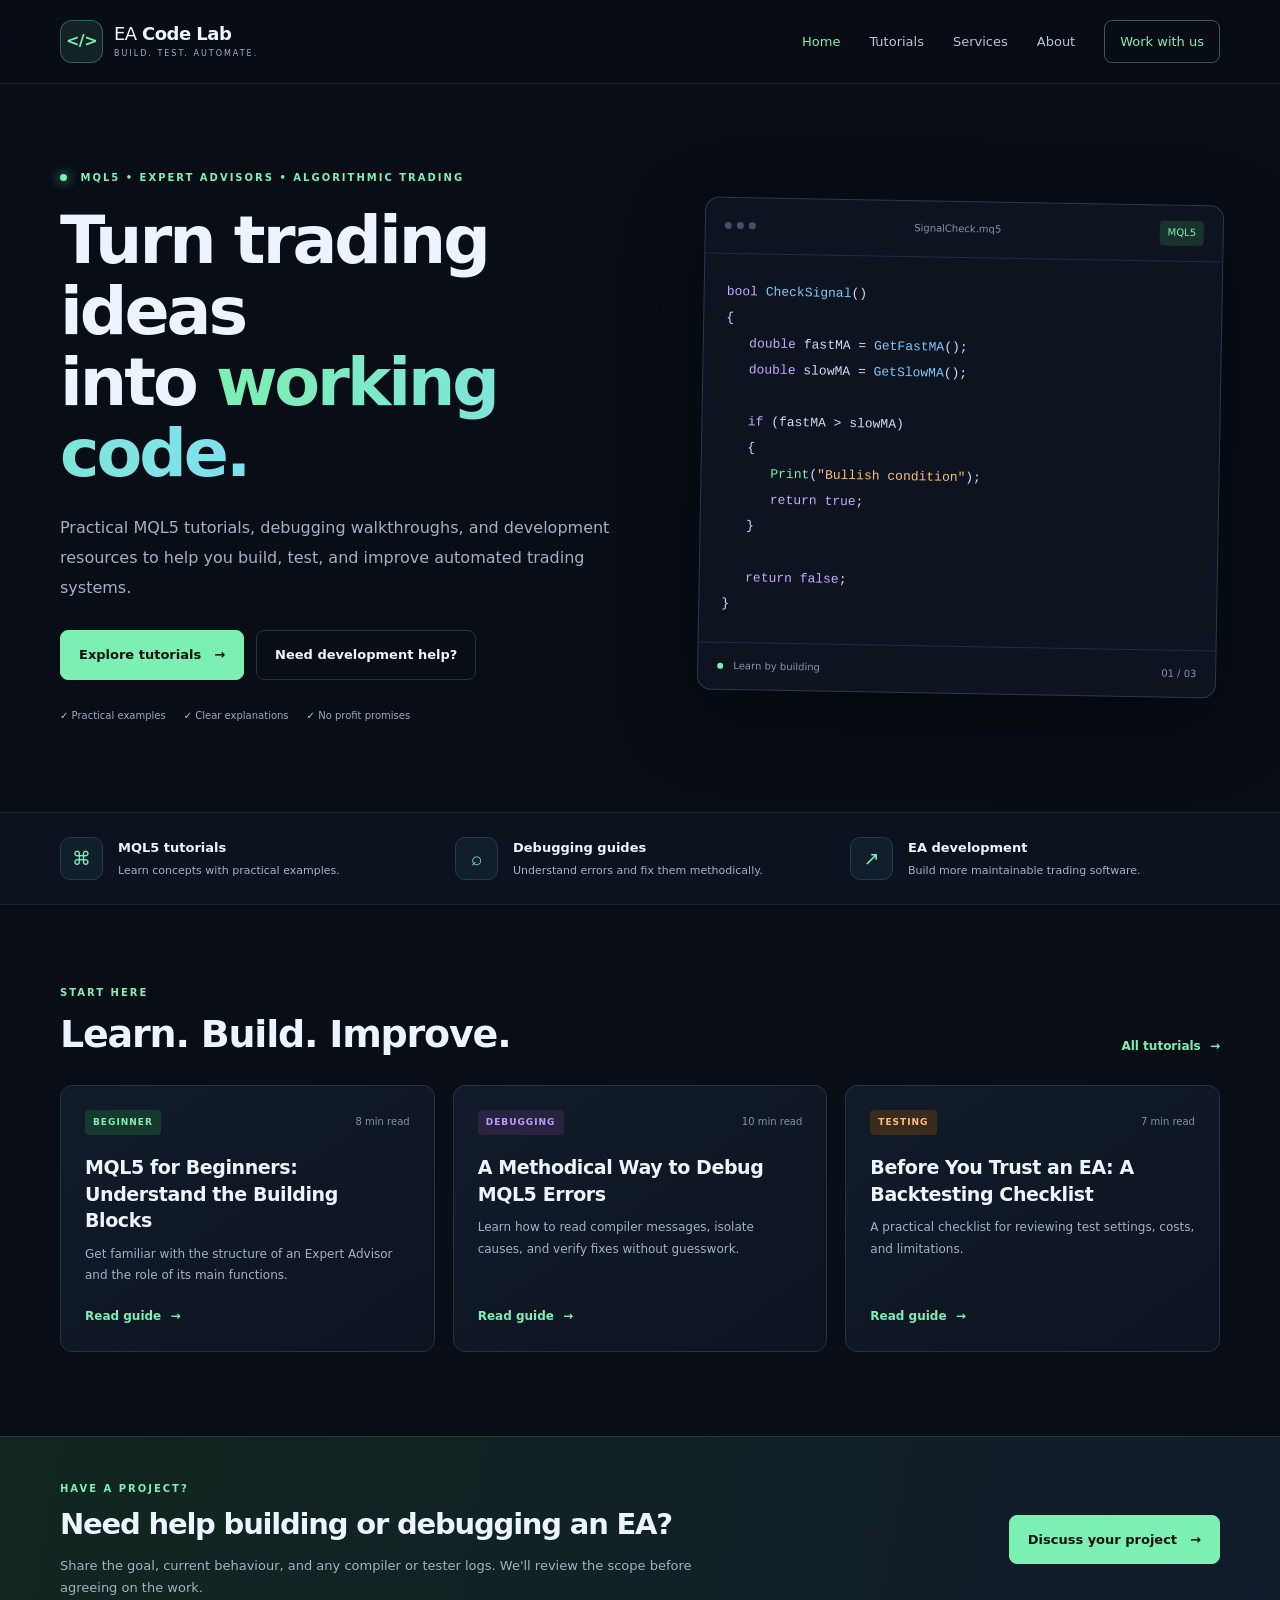
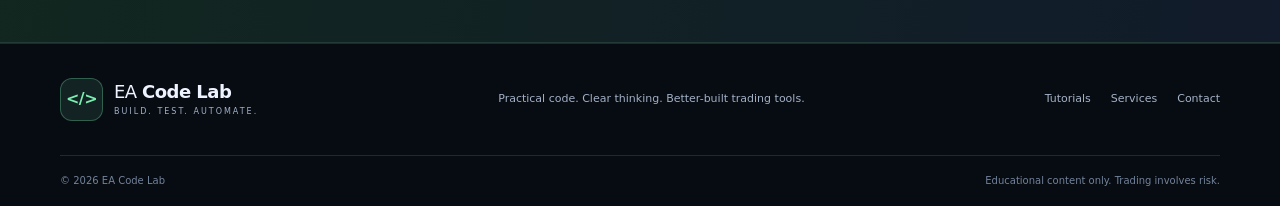
<file: index.html>
<!doctype html>
<html lang="en">
<head>
  <meta charset="utf-8">
  <meta name="viewport" content="width=device-width, initial-scale=1">
  <title>EA Code Lab — Build. Test. Automate.</title>
  <meta name="description" content="Practical MQL5 tutorials, Expert Advisor development, debugging guides, and tools for algorithmic traders and developers.">
  <link rel="stylesheet" href="assets/style.css">
  <script defer src="assets/main.js"></script>
</head>
<body>
<header class="site-header">
  <a class="brand" href="index.html" aria-label="EA Code Lab home"><span class="brand-mark">&lt;/&gt;</span><span>EA <b>Code Lab</b><small>BUILD. TEST. AUTOMATE.</small></span></a>
  <button class="menu-toggle" aria-label="Toggle navigation" aria-expanded="false">☰</button>
  <nav class="nav"><a class="active" href="index.html">Home</a><a href="tutorials.html">Tutorials</a><a href="services.html">Services</a><a href="about.html">About</a><a class="nav-cta" href="contact.html">Work with us</a></nav>
</header>
<main>
  <section class="hero wrap">
    <div class="hero-copy">
      <p class="eyebrow"><span class="pulse"></span> MQL5 • EXPERT ADVISORS • ALGORITHMIC TRADING</p>
      <h1>Turn trading ideas<br>into <span class="gradient-text">working code.</span></h1>
      <p class="hero-text">Practical MQL5 tutorials, debugging walkthroughs, and development resources to help you build, test, and improve automated trading systems.</p>
      <div class="hero-actions"><a class="button button-primary" href="tutorials.html">Explore tutorials <span>→</span></a><a class="button button-ghost" href="services.html">Need development help?</a></div>
      <div class="trust-row"><span>✓ Practical examples</span><span>✓ Clear explanations</span><span>✓ No profit promises</span></div>
    </div>
    <div class="code-card" aria-label="MQL5 code sample">
      <div class="code-top"><div class="window-dots"><i></i><i></i><i></i></div><span>SignalCheck.mq5</span><span class="code-status">MQL5</span></div>
      <pre><code><span class="code-purple">bool</span> <span class="code-blue">CheckSignal</span>()
{
   <span class="code-purple">double</span> fastMA = <span class="code-blue">GetFastMA</span>();
   <span class="code-purple">double</span> slowMA = <span class="code-blue">GetSlowMA</span>();

   <span class="code-purple">if</span> (fastMA &gt; slowMA)
   {
      <span class="code-green">Print</span>(<span class="code-orange">"Bullish condition"</span>);
      <span class="code-purple">return true</span>;
   }

   <span class="code-purple">return false</span>;
}</code></pre>
      <div class="code-bottom"><span><i class="status-dot"></i> Learn by building</span><span>01 / 03</span></div>
    </div>
  </section>
  <section class="feature-strip"><div class="wrap feature-grid"><div><span class="feature-icon">⌘</span><div><b>MQL5 tutorials</b><small>Learn concepts with practical examples.</small></div></div><div><span class="feature-icon">⌕</span><div><b>Debugging guides</b><small>Understand errors and fix them methodically.</small></div></div><div><span class="feature-icon">↗</span><div><b>EA development</b><small>Build more maintainable trading software.</small></div></div></div></section>
  <section class="section wrap">
    <div class="section-heading"><div><p class="eyebrow">START HERE</p><h2>Learn. Build. Improve.</h2></div><a class="text-link" href="tutorials.html">All tutorials <span>→</span></a></div>
    <div class="article-grid">
      <article class="article-card"><div class="article-meta"><span class="tag">BEGINNER</span><span>8 min read</span></div><h3><a href="articles/mql5-beginners.html">MQL5 for Beginners: Understand the Building Blocks</a></h3><p>Get familiar with the structure of an Expert Advisor and the role of its main functions.</p><a class="card-link" href="articles/mql5-beginners.html">Read guide <span>→</span></a></article>
      <article class="article-card"><div class="article-meta"><span class="tag tag-purple">DEBUGGING</span><span>10 min read</span></div><h3><a href="articles/debug-mql5-errors.html">A Methodical Way to Debug MQL5 Errors</a></h3><p>Learn how to read compiler messages, isolate causes, and verify fixes without guesswork.</p><a class="card-link" href="articles/debug-mql5-errors.html">Read guide <span>→</span></a></article>
      <article class="article-card"><div class="article-meta"><span class="tag tag-orange">TESTING</span><span>7 min read</span></div><h3><a href="articles/backtest-ea.html">Before You Trust an EA: A Backtesting Checklist</a></h3><p>A practical checklist for reviewing test settings, costs, and limitations.</p><a class="card-link" href="articles/backtest-ea.html">Read guide <span>→</span></a></article>
    </div>
  </section>
  <section class="cta-band"><div class="wrap cta-inner"><div><p class="eyebrow">HAVE A PROJECT?</p><h2>Need help building or debugging an EA?</h2><p>Share the goal, current behaviour, and any compiler or tester logs. We'll review the scope before agreeing on the work.</p></div><a class="button button-primary" href="contact.html">Discuss your project <span>→</span></a></div></section>
</main>
<footer class="site-footer"><div class="wrap footer-inner"><a class="brand" href="index.html"><span class="brand-mark">&lt;/&gt;</span><span>EA <b>Code Lab</b><small>BUILD. TEST. AUTOMATE.</small></span></a><p>Practical code. Clear thinking. Better-built trading tools.</p><div class="footer-links"><a href="tutorials.html">Tutorials</a><a href="services.html">Services</a><a href="contact.html">Contact</a></div></div><div class="wrap footer-bottom"><span>© <span data-year></span> EA Code Lab</span><span>Educational content only. Trading involves risk.</span></div></footer>
</body></html>
</file>
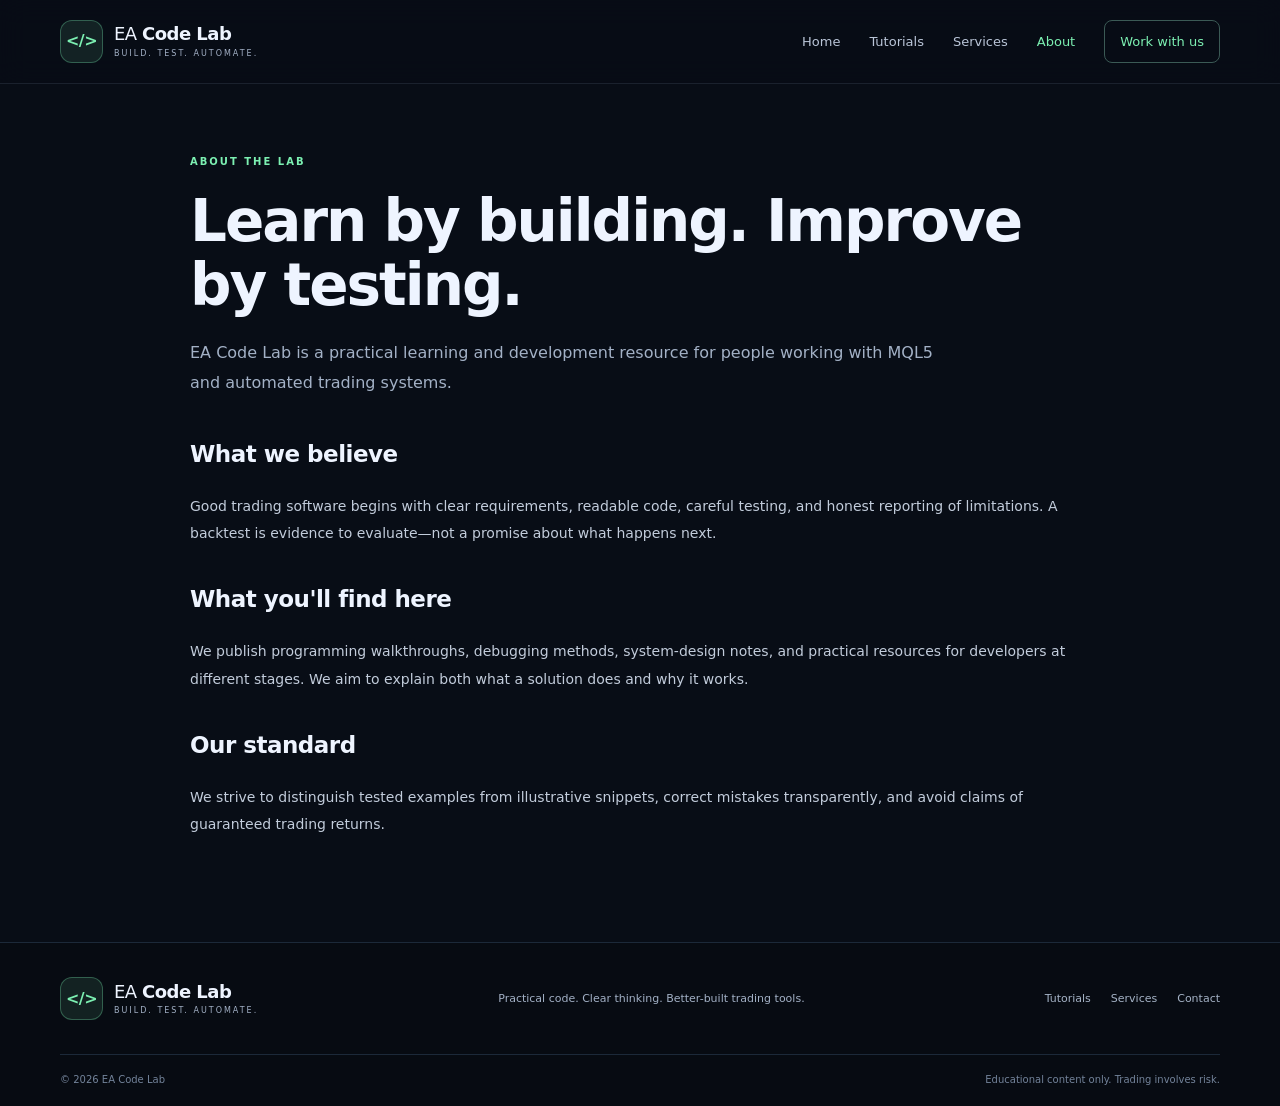
<file: about.html>
<!doctype html>
<html lang="en"><head><meta charset="utf-8"><meta name="viewport" content="width=device-width, initial-scale=1"><title>About EA Code Lab</title><meta name="description" content="EA Code Lab shares practical MQL5 programming lessons and resources for automated trading developers."><link rel="stylesheet" href="assets/style.css"><script defer src="assets/main.js"></script></head>
<body><header class="site-header"><a class="brand" href="index.html"><span class="brand-mark">&lt;/&gt;</span><span>EA <b>Code Lab</b><small>BUILD. TEST. AUTOMATE.</small></span></a><button class="menu-toggle" aria-label="Toggle navigation" aria-expanded="false">☰</button><nav class="nav"><a href="index.html">Home</a><a href="tutorials.html">Tutorials</a><a href="services.html">Services</a><a class="active" href="about.html">About</a><a class="nav-cta" href="contact.html">Work with us</a></nav></header>
<main class="wrap page-main narrow"><p class="eyebrow">ABOUT THE LAB</p><h1 class="page-title">Learn by building. Improve by testing.</h1><p class="page-intro">EA Code Lab is a practical learning and development resource for people working with MQL5 and automated trading systems.</p><div class="prose"><h2>What we believe</h2><p>Good trading software begins with clear requirements, readable code, careful testing, and honest reporting of limitations. A backtest is evidence to evaluate—not a promise about what happens next.</p><h2>What you'll find here</h2><p>We publish programming walkthroughs, debugging methods, system-design notes, and practical resources for developers at different stages. We aim to explain both what a solution does and why it works.</p><h2>Our standard</h2><p>We strive to distinguish tested examples from illustrative snippets, correct mistakes transparently, and avoid claims of guaranteed trading returns.</p></div></main>
<footer class="site-footer"><div class="wrap footer-inner"><a class="brand" href="index.html"><span class="brand-mark">&lt;/&gt;</span><span>EA <b>Code Lab</b><small>BUILD. TEST. AUTOMATE.</small></span></a><p>Practical code. Clear thinking. Better-built trading tools.</p><div class="footer-links"><a href="tutorials.html">Tutorials</a><a href="services.html">Services</a><a href="contact.html">Contact</a></div></div><div class="wrap footer-bottom"><span>© <span data-year></span> EA Code Lab</span><span>Educational content only. Trading involves risk.</span></div></footer></body></html>
</file>
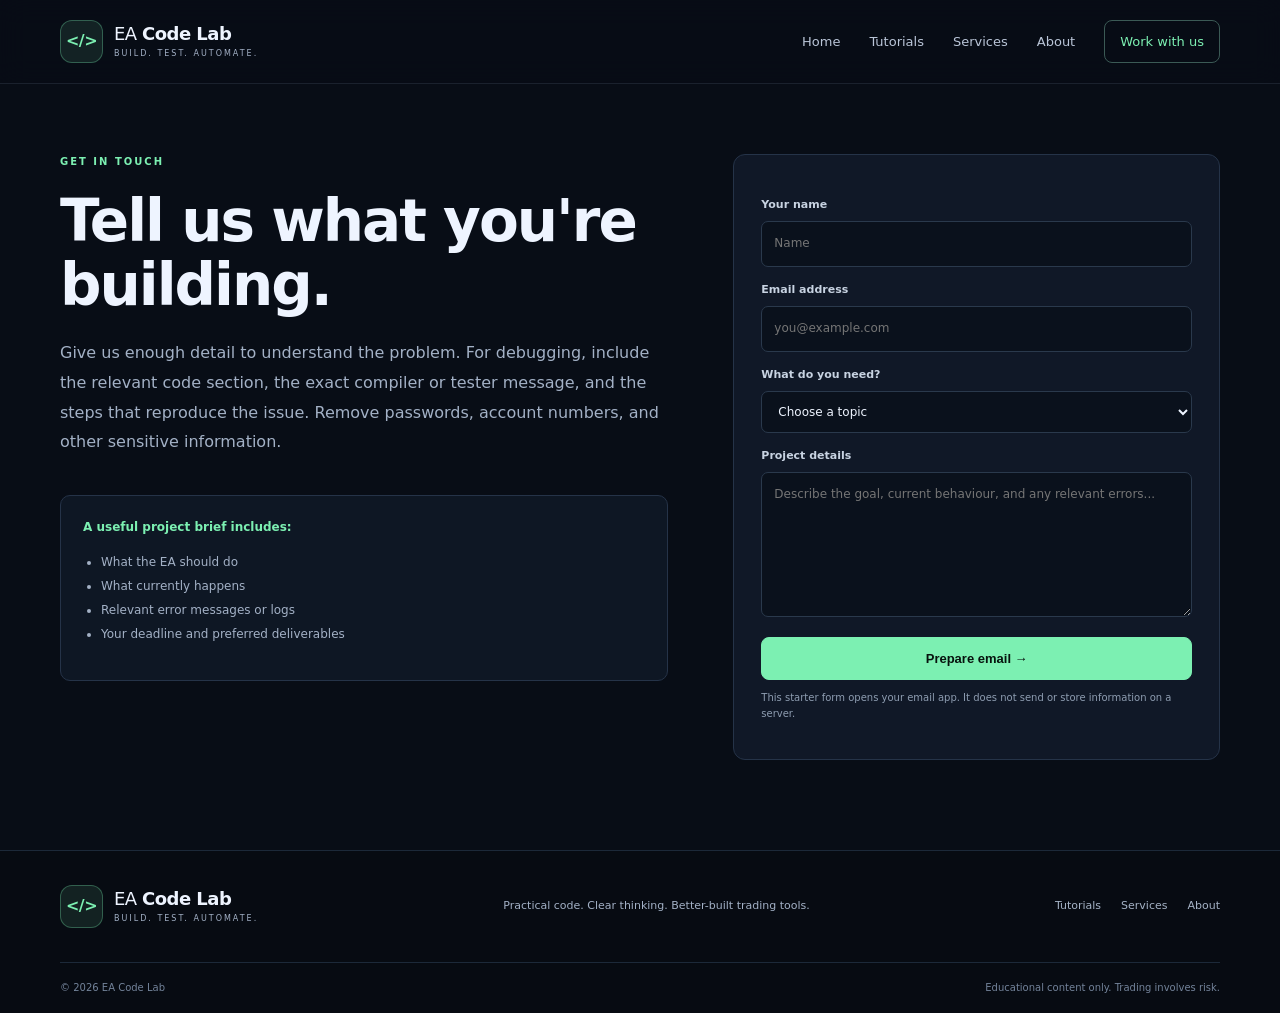
<file: contact.html>
<!doctype html>
<html lang="en"><head><meta charset="utf-8"><meta name="viewport" content="width=device-width, initial-scale=1"><title>Contact EA Code Lab</title><meta name="description" content="Contact EA Code Lab about MQL5 development, debugging, code reviews, or tutorial suggestions."><link rel="stylesheet" href="assets/style.css"><script defer src="assets/main.js"></script></head>
<body><header class="site-header"><a class="brand" href="index.html"><span class="brand-mark">&lt;/&gt;</span><span>EA <b>Code Lab</b><small>BUILD. TEST. AUTOMATE.</small></span></a><button class="menu-toggle" aria-label="Toggle navigation" aria-expanded="false">☰</button><nav class="nav"><a href="index.html">Home</a><a href="tutorials.html">Tutorials</a><a href="services.html">Services</a><a href="about.html">About</a><a class="nav-cta active" href="contact.html">Work with us</a></nav></header>
<main class="wrap page-main contact-layout"><div><p class="eyebrow">GET IN TOUCH</p><h1 class="page-title">Tell us what you're building.</h1><p class="page-intro">Give us enough detail to understand the problem. For debugging, include the relevant code section, the exact compiler or tester message, and the steps that reproduce the issue. Remove passwords, account numbers, and other sensitive information.</p><div class="contact-note"><b>A useful project brief includes:</b><ul><li>What the EA should do</li><li>What currently happens</li><li>Relevant error messages or logs</li><li>Your deadline and preferred deliverables</li></ul></div></div>
<form class="contact-form" id="contact-form"><label for="name">Your name</label><input id="name" name="name" required placeholder="Name"><label for="email">Email address</label><input id="email" name="email" type="email" required placeholder="you@example.com"><label for="topic">What do you need?</label><select id="topic" name="topic" required><option value="">Choose a topic</option><option>EA development</option><option>Debugging / error fixing</option><option>Code review / refactoring</option><option>Tutorial suggestion</option><option>Other enquiry</option></select><label for="message">Project details</label><textarea id="message" name="message" rows="6" required placeholder="Describe the goal, current behaviour, and any relevant errors..."></textarea><button class="button button-primary button-full" type="submit">Prepare email →</button><p class="form-help">This starter form opens your email app. It does not send or store information on a server.</p></form></main>
<footer class="site-footer"><div class="wrap footer-inner"><a class="brand" href="index.html"><span class="brand-mark">&lt;/&gt;</span><span>EA <b>Code Lab</b><small>BUILD. TEST. AUTOMATE.</small></span></a><p>Practical code. Clear thinking. Better-built trading tools.</p><div class="footer-links"><a href="tutorials.html">Tutorials</a><a href="services.html">Services</a><a href="about.html">About</a></div></div><div class="wrap footer-bottom"><span>© <span data-year></span> EA Code Lab</span><span>Educational content only. Trading involves risk.</span></div></footer></body></html>
</file>
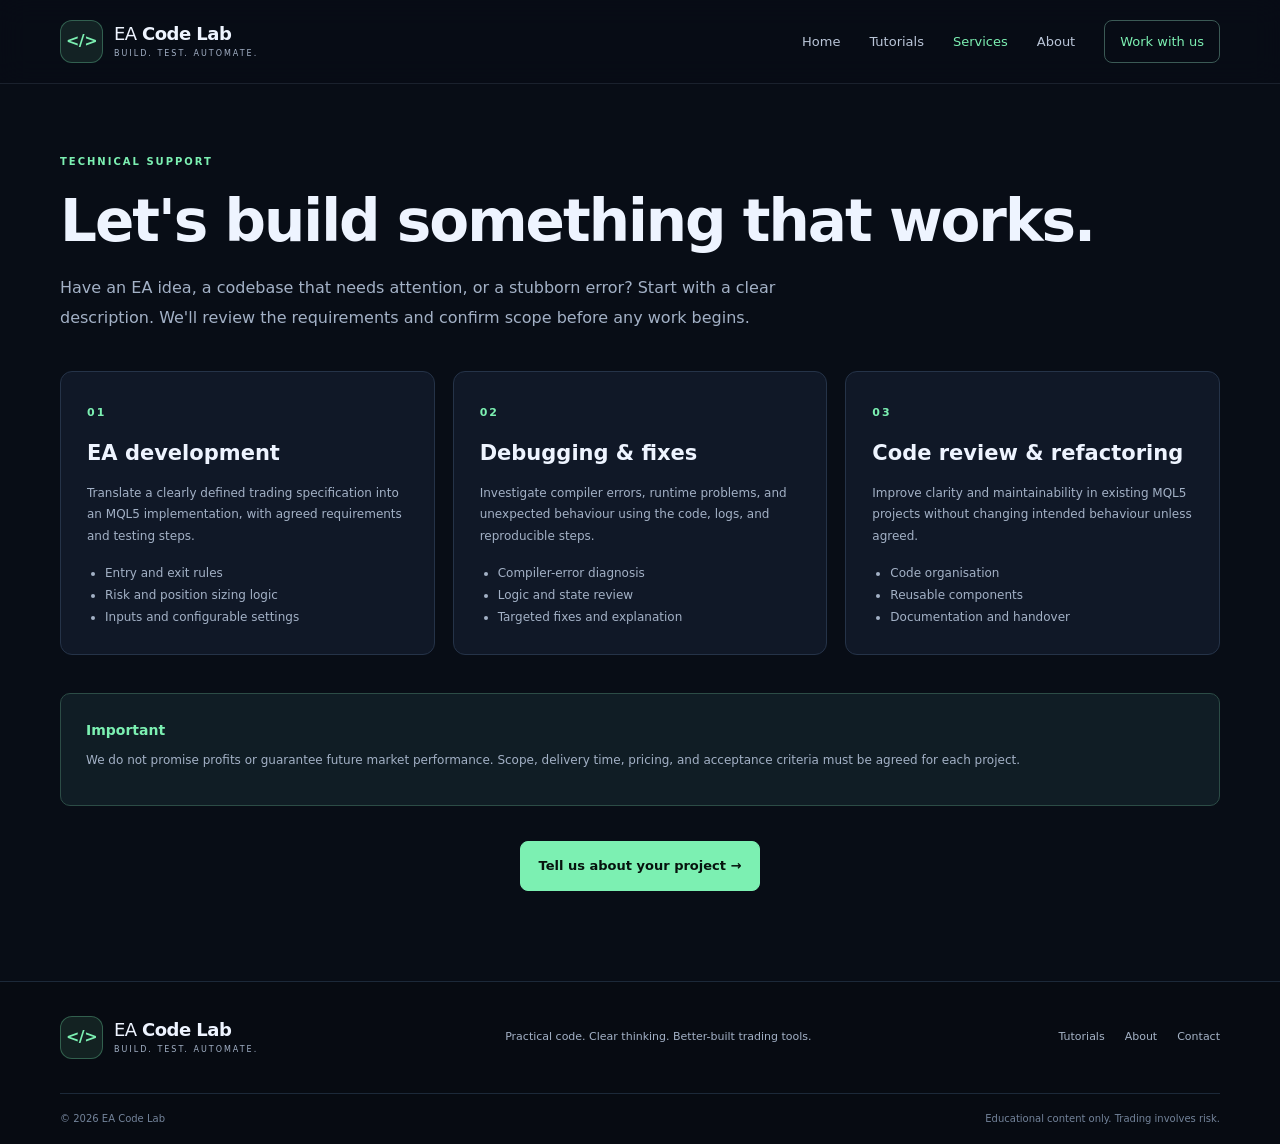
<file: services.html>
<!doctype html>
<html lang="en"><head><meta charset="utf-8"><meta name="viewport" content="width=device-width, initial-scale=1"><title>MQL5 Development Services — EA Code Lab</title><meta name="description" content="Discuss MQL5 Expert Advisor development, debugging, code review, and refactoring with EA Code Lab."><link rel="stylesheet" href="assets/style.css"><script defer src="assets/main.js"></script></head>
<body><header class="site-header"><a class="brand" href="index.html"><span class="brand-mark">&lt;/&gt;</span><span>EA <b>Code Lab</b><small>BUILD. TEST. AUTOMATE.</small></span></a><button class="menu-toggle" aria-label="Toggle navigation" aria-expanded="false">☰</button><nav class="nav"><a href="index.html">Home</a><a href="tutorials.html">Tutorials</a><a class="active" href="services.html">Services</a><a href="about.html">About</a><a class="nav-cta" href="contact.html">Work with us</a></nav></header>
<main class="wrap page-main"><p class="eyebrow">TECHNICAL SUPPORT</p><h1 class="page-title">Let's build something that works.</h1><p class="page-intro">Have an EA idea, a codebase that needs attention, or a stubborn error? Start with a clear description. We'll review the requirements and confirm scope before any work begins.</p>
<div class="service-grid"><section class="service-card"><span class="service-number">01</span><h2>EA development</h2><p>Translate a clearly defined trading specification into an MQL5 implementation, with agreed requirements and testing steps.</p><ul><li>Entry and exit rules</li><li>Risk and position sizing logic</li><li>Inputs and configurable settings</li></ul></section><section class="service-card"><span class="service-number">02</span><h2>Debugging & fixes</h2><p>Investigate compiler errors, runtime problems, and unexpected behaviour using the code, logs, and reproducible steps.</p><ul><li>Compiler-error diagnosis</li><li>Logic and state review</li><li>Targeted fixes and explanation</li></ul></section><section class="service-card"><span class="service-number">03</span><h2>Code review & refactoring</h2><p>Improve clarity and maintainability in existing MQL5 projects without changing intended behaviour unless agreed.</p><ul><li>Code organisation</li><li>Reusable components</li><li>Documentation and handover</li></ul></section></div>
<div class="notice"><b>Important</b><p>We do not promise profits or guarantee future market performance. Scope, delivery time, pricing, and acceptance criteria must be agreed for each project.</p></div><div class="center-action"><a class="button button-primary" href="contact.html">Tell us about your project →</a></div></main>
<footer class="site-footer"><div class="wrap footer-inner"><a class="brand" href="index.html"><span class="brand-mark">&lt;/&gt;</span><span>EA <b>Code Lab</b><small>BUILD. TEST. AUTOMATE.</small></span></a><p>Practical code. Clear thinking. Better-built trading tools.</p><div class="footer-links"><a href="tutorials.html">Tutorials</a><a href="about.html">About</a><a href="contact.html">Contact</a></div></div><div class="wrap footer-bottom"><span>© <span data-year></span> EA Code Lab</span><span>Educational content only. Trading involves risk.</span></div></footer></body></html>
</file>
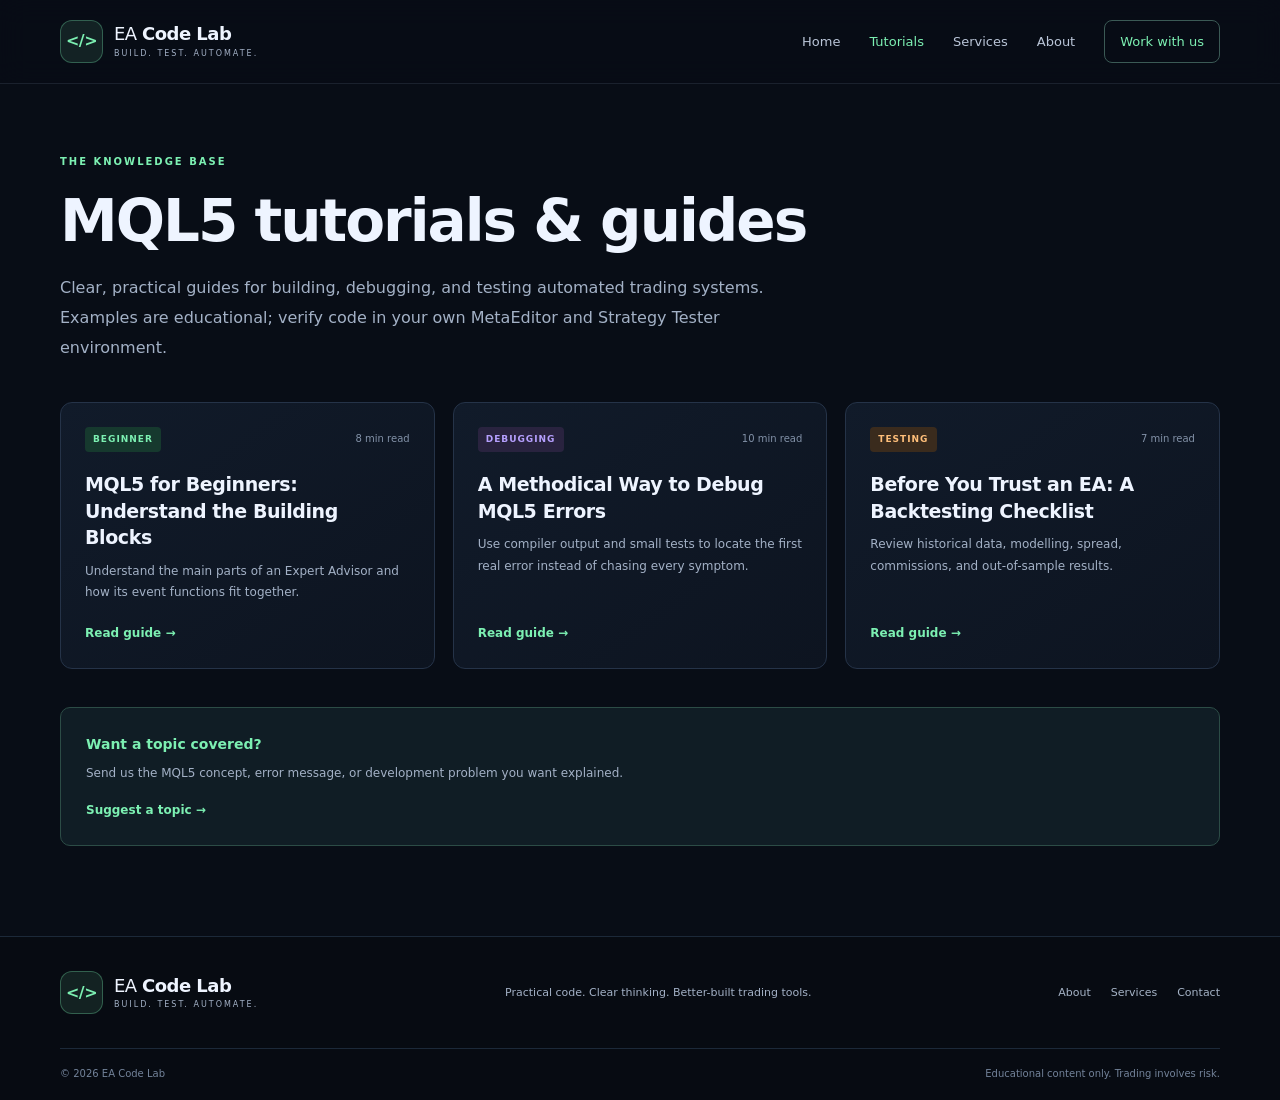
<file: tutorials.html>
<!doctype html>
<html lang="en"><head><meta charset="utf-8"><meta name="viewport" content="width=device-width, initial-scale=1"><title>MQL5 Tutorials — EA Code Lab</title><meta name="description" content="Practical MQL5 programming, debugging, and Expert Advisor testing tutorials."><link rel="stylesheet" href="assets/style.css"><script defer src="assets/main.js"></script></head>
<body><header class="site-header"><a class="brand" href="index.html"><span class="brand-mark">&lt;/&gt;</span><span>EA <b>Code Lab</b><small>BUILD. TEST. AUTOMATE.</small></span></a><button class="menu-toggle" aria-label="Toggle navigation" aria-expanded="false">☰</button><nav class="nav"><a href="index.html">Home</a><a class="active" href="tutorials.html">Tutorials</a><a href="services.html">Services</a><a href="about.html">About</a><a class="nav-cta" href="contact.html">Work with us</a></nav></header>
<main class="wrap page-main"><p class="eyebrow">THE KNOWLEDGE BASE</p><h1 class="page-title">MQL5 tutorials & guides</h1><p class="page-intro">Clear, practical guides for building, debugging, and testing automated trading systems. Examples are educational; verify code in your own MetaEditor and Strategy Tester environment.</p>
<div class="article-grid article-grid-page">
<article class="article-card"><div class="article-meta"><span class="tag">BEGINNER</span><span>8 min read</span></div><h3><a href="articles/mql5-beginners.html">MQL5 for Beginners: Understand the Building Blocks</a></h3><p>Understand the main parts of an Expert Advisor and how its event functions fit together.</p><a class="card-link" href="articles/mql5-beginners.html">Read guide →</a></article>
<article class="article-card"><div class="article-meta"><span class="tag tag-purple">DEBUGGING</span><span>10 min read</span></div><h3><a href="articles/debug-mql5-errors.html">A Methodical Way to Debug MQL5 Errors</a></h3><p>Use compiler output and small tests to locate the first real error instead of chasing every symptom.</p><a class="card-link" href="articles/debug-mql5-errors.html">Read guide →</a></article>
<article class="article-card"><div class="article-meta"><span class="tag tag-orange">TESTING</span><span>7 min read</span></div><h3><a href="articles/backtest-ea.html">Before You Trust an EA: A Backtesting Checklist</a></h3><p>Review historical data, modelling, spread, commissions, and out-of-sample results.</p><a class="card-link" href="articles/backtest-ea.html">Read guide →</a></article>
</div><div class="notice"><b>Want a topic covered?</b><p>Send us the MQL5 concept, error message, or development problem you want explained.</p><a class="text-link" href="contact.html">Suggest a topic →</a></div></main>
<footer class="site-footer"><div class="wrap footer-inner"><a class="brand" href="index.html"><span class="brand-mark">&lt;/&gt;</span><span>EA <b>Code Lab</b><small>BUILD. TEST. AUTOMATE.</small></span></a><p>Practical code. Clear thinking. Better-built trading tools.</p><div class="footer-links"><a href="about.html">About</a><a href="services.html">Services</a><a href="contact.html">Contact</a></div></div><div class="wrap footer-bottom"><span>© <span data-year></span> EA Code Lab</span><span>Educational content only. Trading involves risk.</span></div></footer></body></html>
</file>
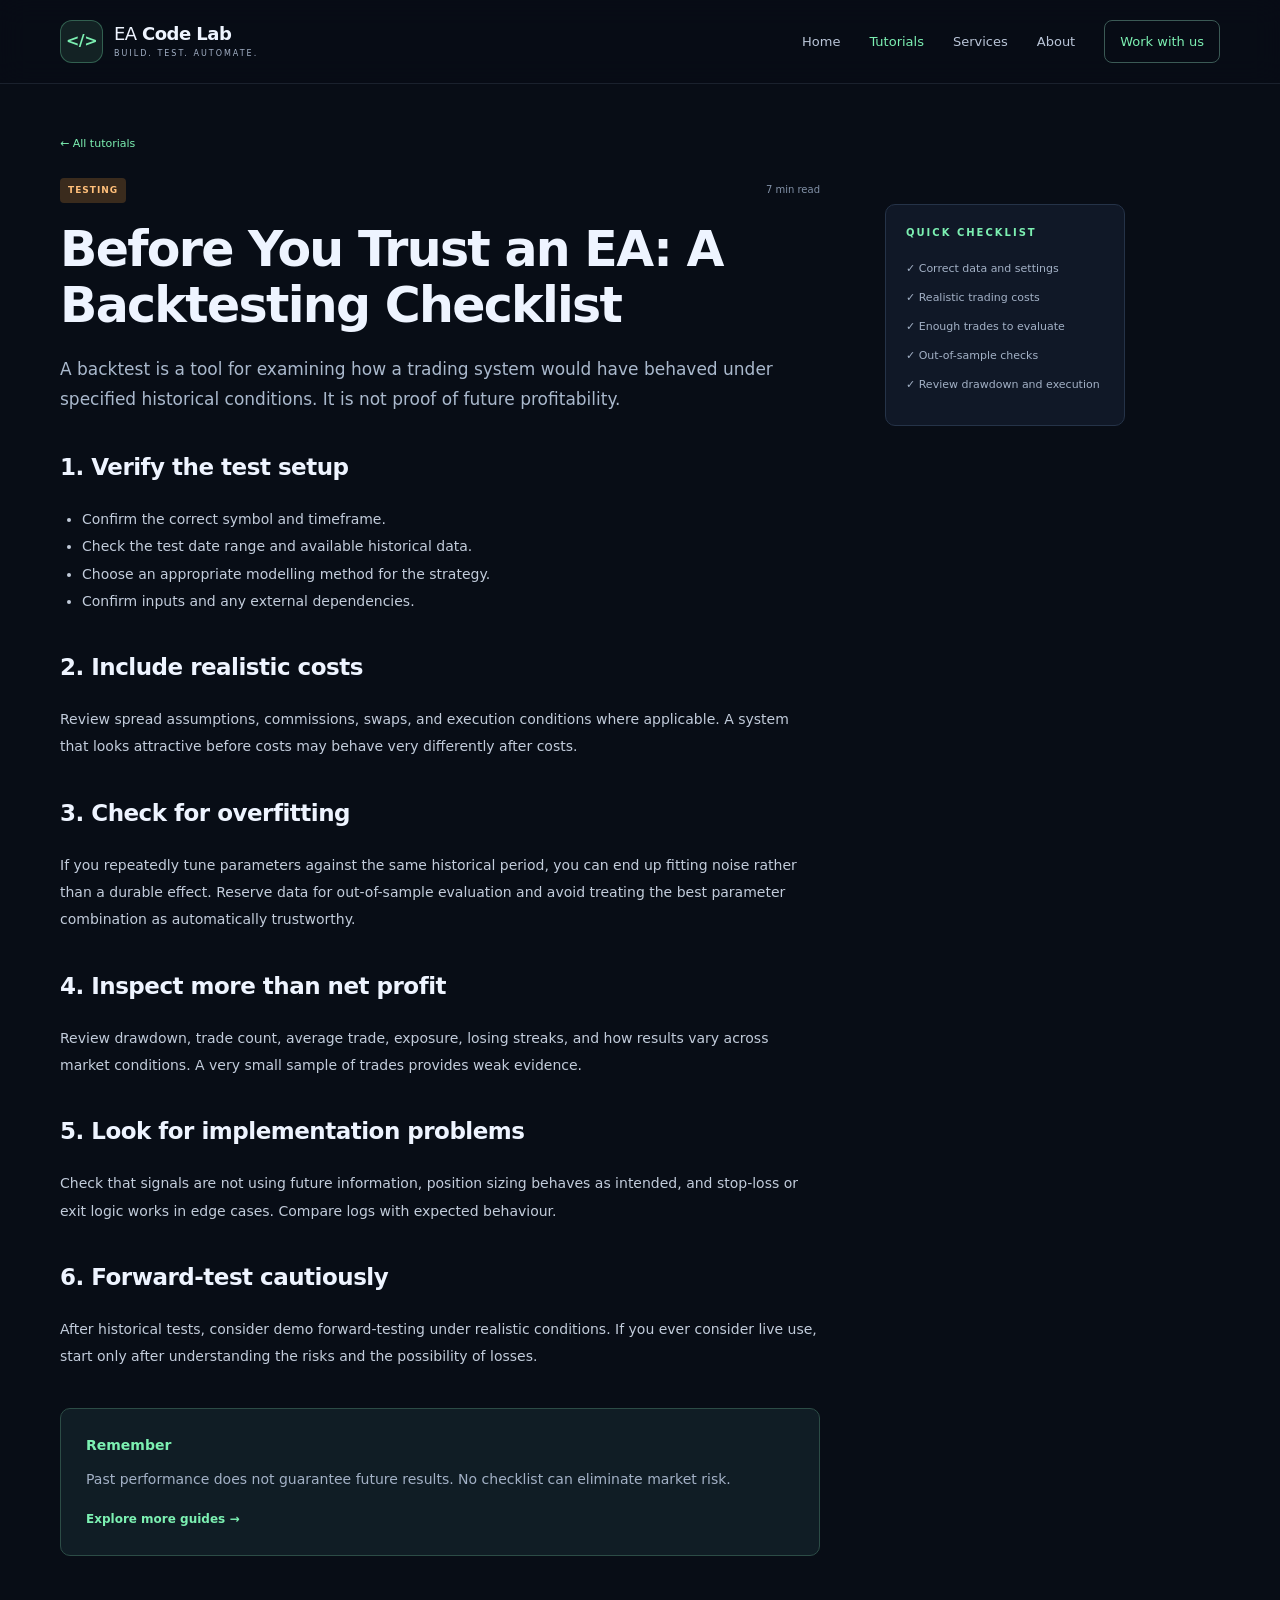
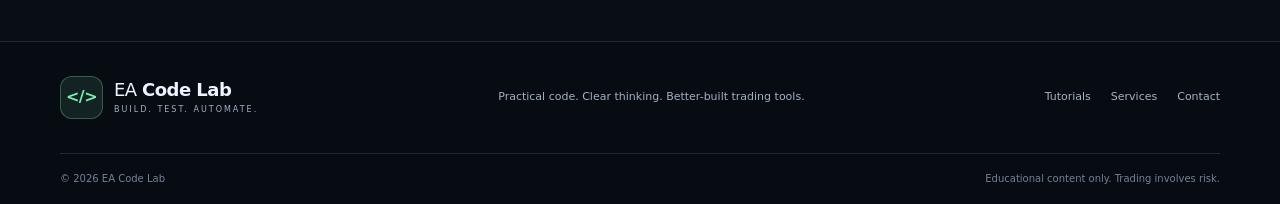
<file: articles/backtest-ea.html>
<!doctype html>
<html lang="en"><head><meta charset="utf-8"><meta name="viewport" content="width=device-width, initial-scale=1"><title>Before You Trust an EA: A Backtesting Checklist — EA Code Lab</title><meta name="description" content="A practical checklist for evaluating Expert Advisor backtests, costs, data quality, and overfitting risks."><link rel="stylesheet" href="../assets/style.css"><script defer src="../assets/main.js"></script></head><body><header class="site-header"><a class="brand" href="../index.html"><span class="brand-mark">&lt;/&gt;</span><span>EA <b>Code Lab</b><small>BUILD. TEST. AUTOMATE.</small></span></a><button class="menu-toggle" aria-label="Toggle navigation" aria-expanded="false">☰</button><nav class="nav"><a href="../index.html">Home</a><a class="active" href="../tutorials.html">Tutorials</a><a href="../services.html">Services</a><a href="../about.html">About</a><a class="nav-cta" href="../contact.html">Work with us</a></nav></header>
<main class="wrap article-layout"><article class="prose article-prose"><a class="back-link" href="../tutorials.html">← All tutorials</a><div class="article-meta"><span class="tag tag-orange">TESTING</span><span>7 min read</span></div><h1>Before You Trust an EA: A Backtesting Checklist</h1><p class="article-lead">A backtest is a tool for examining how a trading system would have behaved under specified historical conditions. It is not proof of future profitability.</p>
<h2>1. Verify the test setup</h2><ul><li>Confirm the correct symbol and timeframe.</li><li>Check the test date range and available historical data.</li><li>Choose an appropriate modelling method for the strategy.</li><li>Confirm inputs and any external dependencies.</li></ul>
<h2>2. Include realistic costs</h2><p>Review spread assumptions, commissions, swaps, and execution conditions where applicable. A system that looks attractive before costs may behave very differently after costs.</p>
<h2>3. Check for overfitting</h2><p>If you repeatedly tune parameters against the same historical period, you can end up fitting noise rather than a durable effect. Reserve data for out-of-sample evaluation and avoid treating the best parameter combination as automatically trustworthy.</p>
<h2>4. Inspect more than net profit</h2><p>Review drawdown, trade count, average trade, exposure, losing streaks, and how results vary across market conditions. A very small sample of trades provides weak evidence.</p>
<h2>5. Look for implementation problems</h2><p>Check that signals are not using future information, position sizing behaves as intended, and stop-loss or exit logic works in edge cases. Compare logs with expected behaviour.</p>
<h2>6. Forward-test cautiously</h2><p>After historical tests, consider demo forward-testing under realistic conditions. If you ever consider live use, start only after understanding the risks and the possibility of losses.</p>
<div class="notice"><b>Remember</b><p>Past performance does not guarantee future results. No checklist can eliminate market risk.</p><a class="text-link" href="../tutorials.html">Explore more guides →</a></div></article><aside class="article-sidebar"><div class="sidebar-card"><p class="eyebrow">QUICK CHECKLIST</p><p>✓ Correct data and settings</p><p>✓ Realistic trading costs</p><p>✓ Enough trades to evaluate</p><p>✓ Out-of-sample checks</p><p>✓ Review drawdown and execution</p></div></aside></main>
<footer class="site-footer"><div class="wrap footer-inner"><a class="brand" href="../index.html"><span class="brand-mark">&lt;/&gt;</span><span>EA <b>Code Lab</b><small>BUILD. TEST. AUTOMATE.</small></span></a><p>Practical code. Clear thinking. Better-built trading tools.</p><div class="footer-links"><a href="../tutorials.html">Tutorials</a><a href="../services.html">Services</a><a href="../contact.html">Contact</a></div></div><div class="wrap footer-bottom"><span>© <span data-year></span> EA Code Lab</span><span>Educational content only. Trading involves risk.</span></div></footer></body></html>
</file>
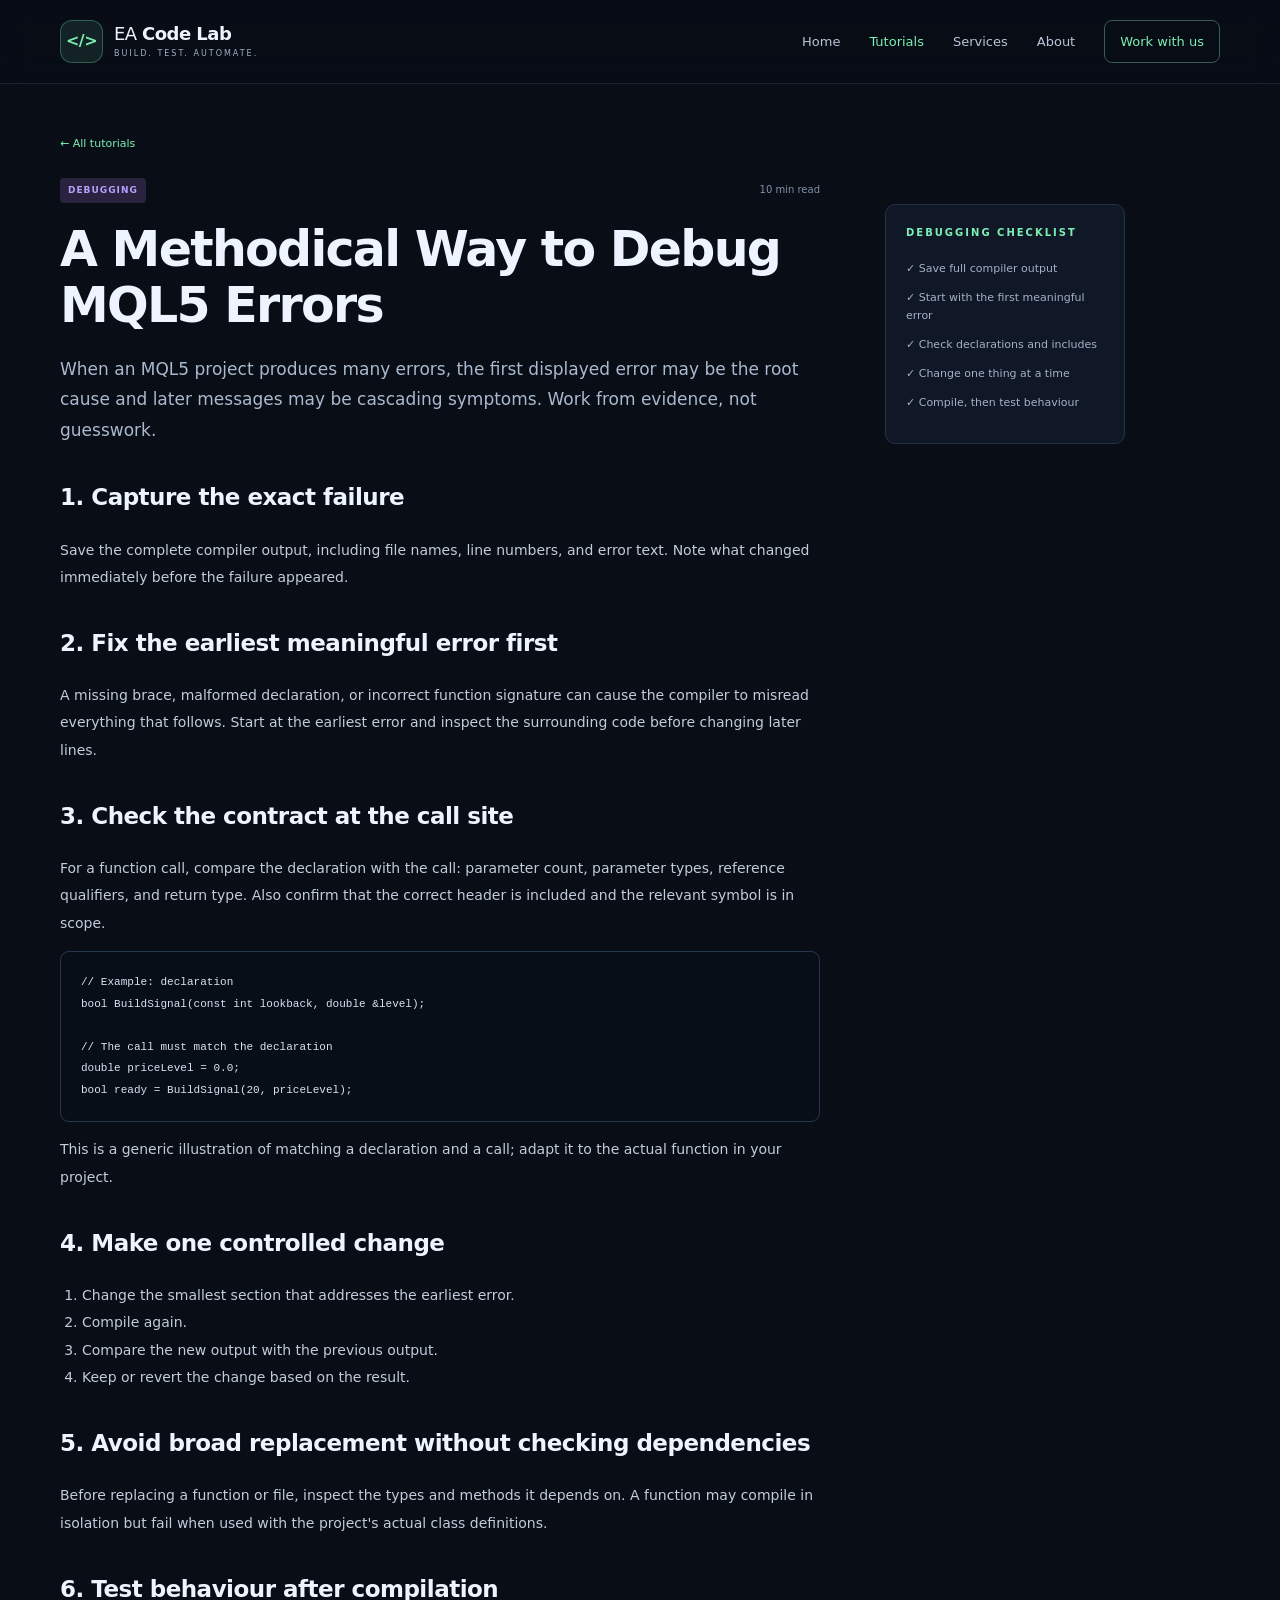
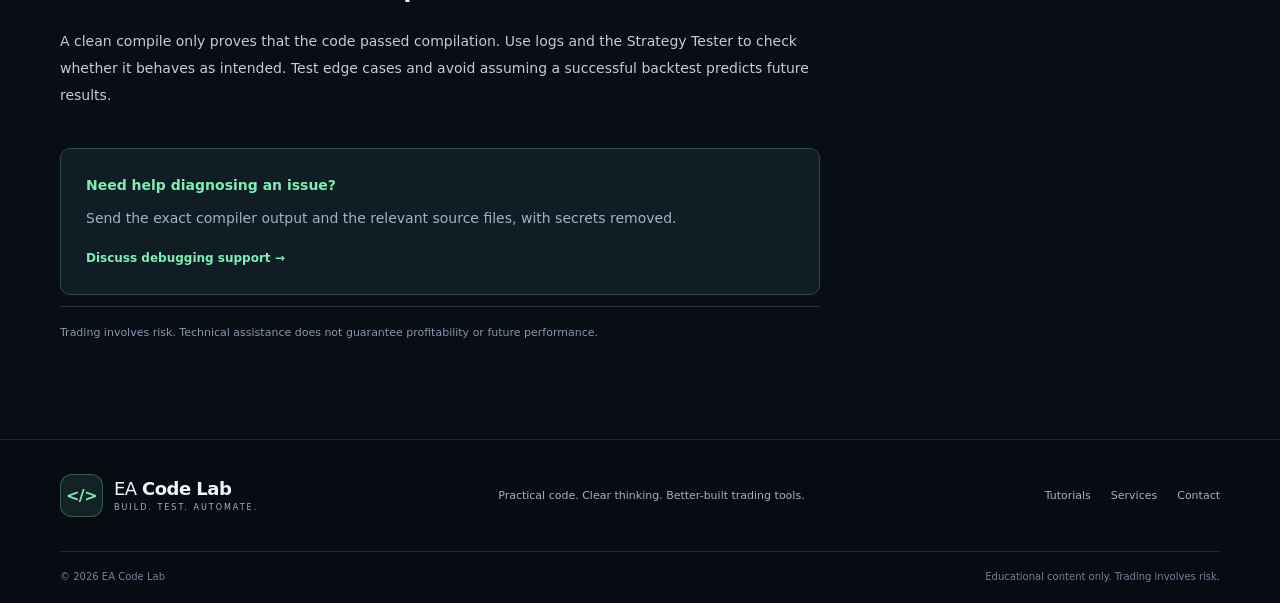
<file: articles/debug-mql5-errors.html>
<!doctype html>
<html lang="en"><head><meta charset="utf-8"><meta name="viewport" content="width=device-width, initial-scale=1"><title>A Methodical Way to Debug MQL5 Errors — EA Code Lab</title><meta name="description" content="A repeatable process for investigating MQL5 compiler errors and avoiding fixes based on guesswork."><link rel="stylesheet" href="../assets/style.css"><script defer src="../assets/main.js"></script></head><body><header class="site-header"><a class="brand" href="../index.html"><span class="brand-mark">&lt;/&gt;</span><span>EA <b>Code Lab</b><small>BUILD. TEST. AUTOMATE.</small></span></a><button class="menu-toggle" aria-label="Toggle navigation" aria-expanded="false">☰</button><nav class="nav"><a href="../index.html">Home</a><a class="active" href="../tutorials.html">Tutorials</a><a href="../services.html">Services</a><a href="../about.html">About</a><a class="nav-cta" href="../contact.html">Work with us</a></nav></header>
<main class="wrap article-layout"><article class="prose article-prose"><a class="back-link" href="../tutorials.html">← All tutorials</a><div class="article-meta"><span class="tag tag-purple">DEBUGGING</span><span>10 min read</span></div><h1>A Methodical Way to Debug MQL5 Errors</h1><p class="article-lead">When an MQL5 project produces many errors, the first displayed error may be the root cause and later messages may be cascading symptoms. Work from evidence, not guesswork.</p>
<h2>1. Capture the exact failure</h2><p>Save the complete compiler output, including file names, line numbers, and error text. Note what changed immediately before the failure appeared.</p>
<h2>2. Fix the earliest meaningful error first</h2><p>A missing brace, malformed declaration, or incorrect function signature can cause the compiler to misread everything that follows. Start at the earliest error and inspect the surrounding code before changing later lines.</p>
<h2>3. Check the contract at the call site</h2><p>For a function call, compare the declaration with the call: parameter count, parameter types, reference qualifiers, and return type. Also confirm that the correct header is included and the relevant symbol is in scope.</p>
<pre><code>// Example: declaration
bool BuildSignal(const int lookback, double &amp;level);

// The call must match the declaration
double priceLevel = 0.0;
bool ready = BuildSignal(20, priceLevel);</code></pre>
<p>This is a generic illustration of matching a declaration and a call; adapt it to the actual function in your project.</p>
<h2>4. Make one controlled change</h2><ol><li>Change the smallest section that addresses the earliest error.</li><li>Compile again.</li><li>Compare the new output with the previous output.</li><li>Keep or revert the change based on the result.</li></ol>
<h2>5. Avoid broad replacement without checking dependencies</h2><p>Before replacing a function or file, inspect the types and methods it depends on. A function may compile in isolation but fail when used with the project's actual class definitions.</p>
<h2>6. Test behaviour after compilation</h2><p>A clean compile only proves that the code passed compilation. Use logs and the Strategy Tester to check whether it behaves as intended. Test edge cases and avoid assuming a successful backtest predicts future results.</p>
<div class="notice"><b>Need help diagnosing an issue?</b><p>Send the exact compiler output and the relevant source files, with secrets removed.</p><a class="text-link" href="../contact.html">Discuss debugging support →</a></div><p class="disclaimer">Trading involves risk. Technical assistance does not guarantee profitability or future performance.</p></article><aside class="article-sidebar"><div class="sidebar-card"><p class="eyebrow">DEBUGGING CHECKLIST</p><p>✓ Save full compiler output</p><p>✓ Start with the first meaningful error</p><p>✓ Check declarations and includes</p><p>✓ Change one thing at a time</p><p>✓ Compile, then test behaviour</p></div></aside></main>
<footer class="site-footer"><div class="wrap footer-inner"><a class="brand" href="../index.html"><span class="brand-mark">&lt;/&gt;</span><span>EA <b>Code Lab</b><small>BUILD. TEST. AUTOMATE.</small></span></a><p>Practical code. Clear thinking. Better-built trading tools.</p><div class="footer-links"><a href="../tutorials.html">Tutorials</a><a href="../services.html">Services</a><a href="../contact.html">Contact</a></div></div><div class="wrap footer-bottom"><span>© <span data-year></span> EA Code Lab</span><span>Educational content only. Trading involves risk.</span></div></footer></body></html>
</file>
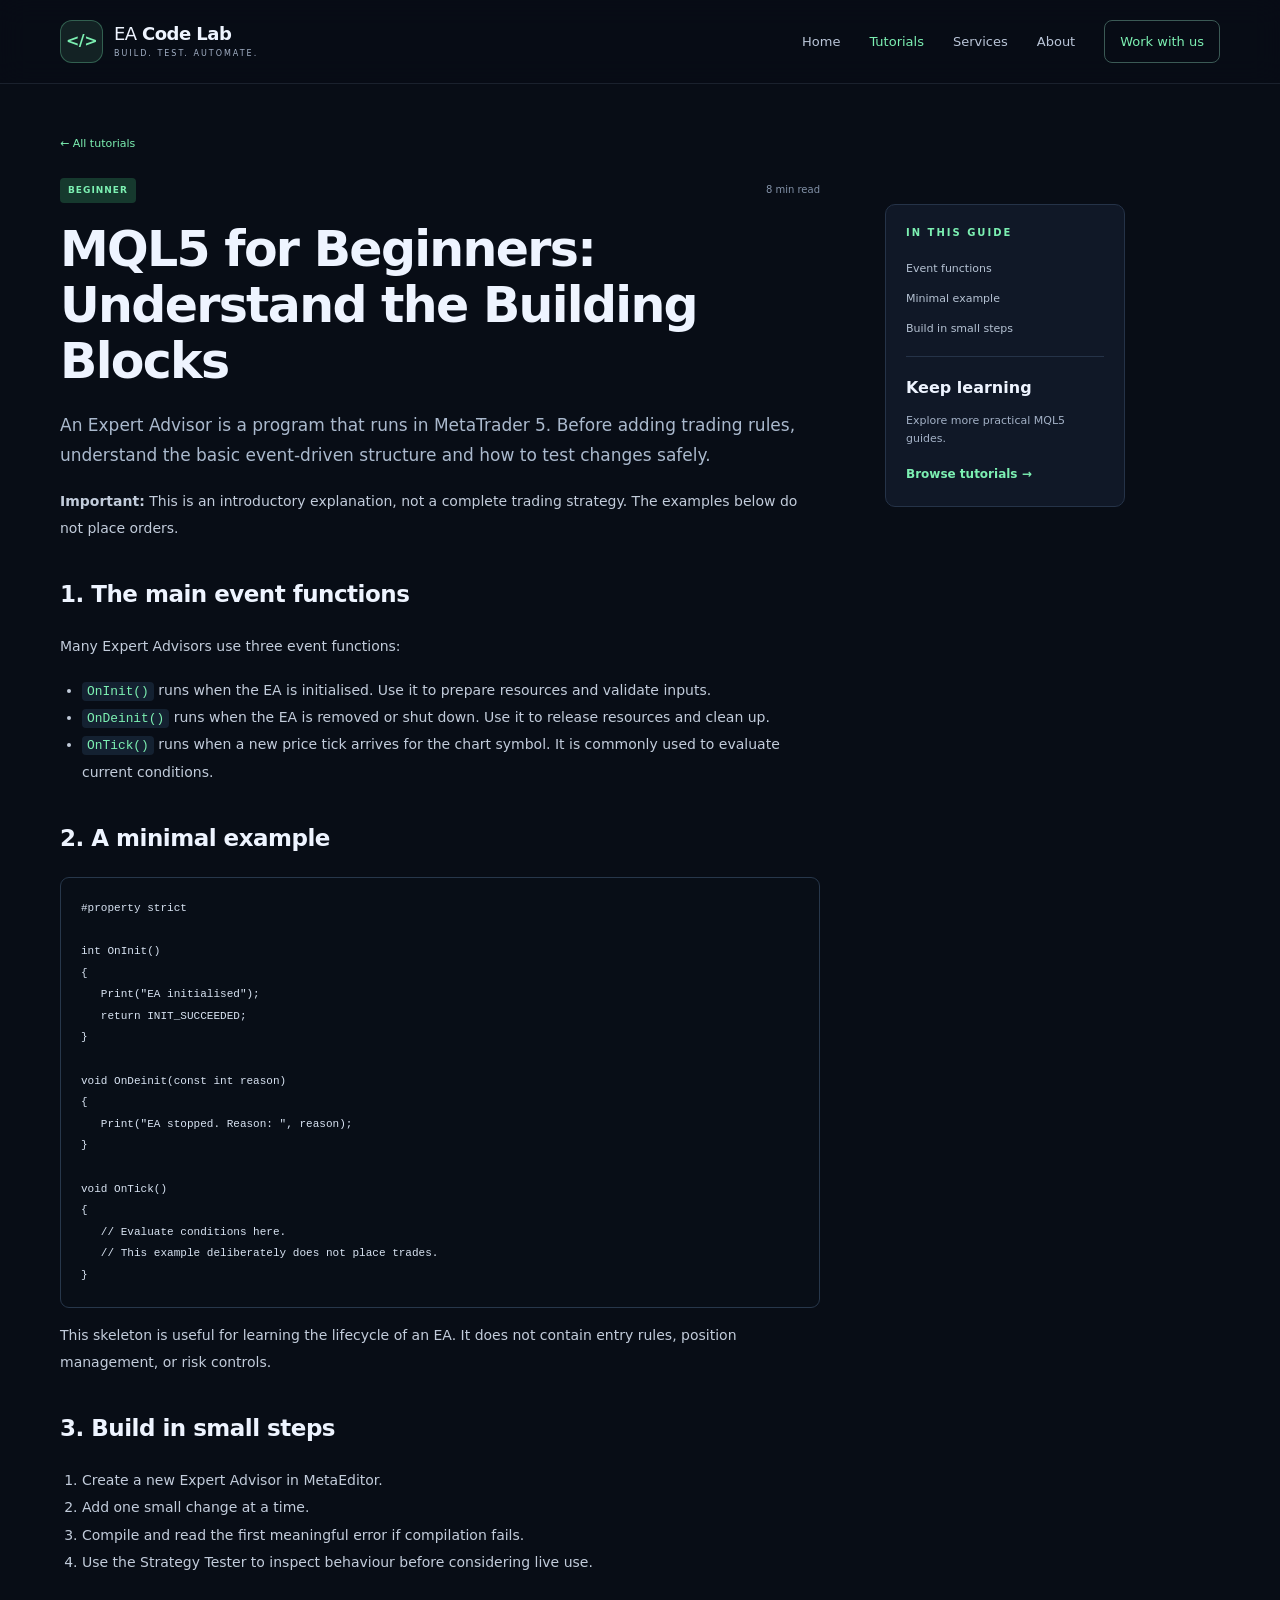
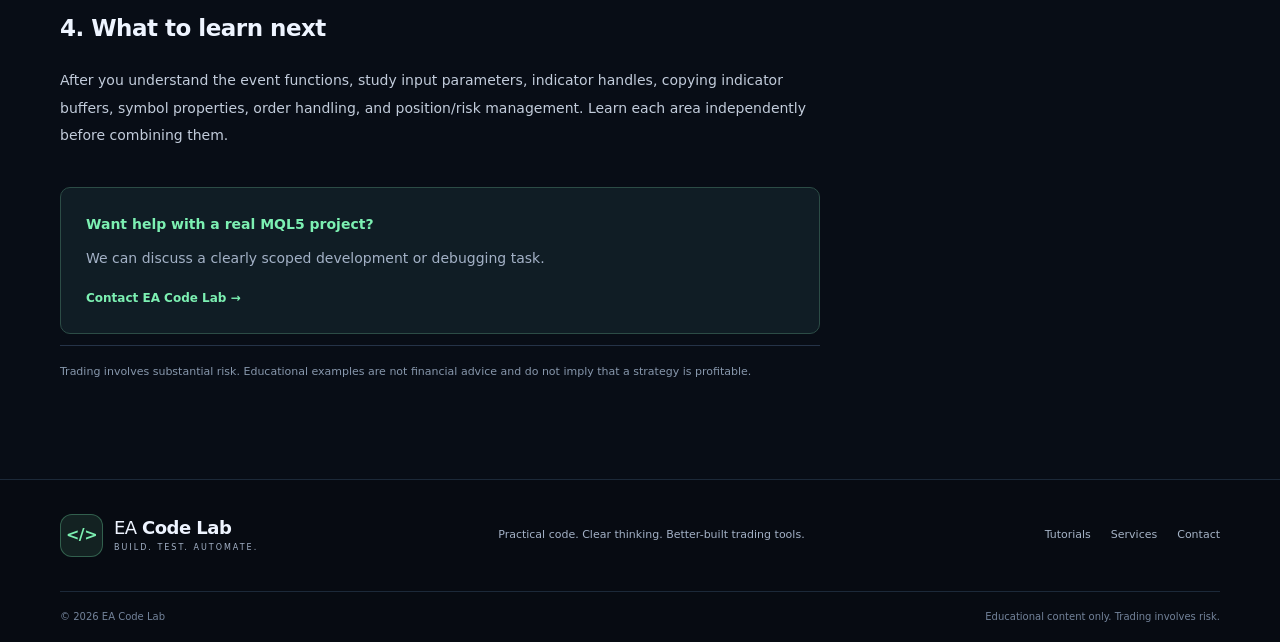
<file: articles/mql5-beginners.html>
<!doctype html>
<html lang="en"><head><meta charset="utf-8"><meta name="viewport" content="width=device-width, initial-scale=1"><title>MQL5 for Beginners: Understand the Building Blocks — EA Code Lab</title><meta name="description" content="An introduction to the structure of an MQL5 Expert Advisor and its main event functions."><link rel="stylesheet" href="../assets/style.css"><script defer src="../assets/main.js"></script></head><body><header class="site-header"><a class="brand" href="../index.html"><span class="brand-mark">&lt;/&gt;</span><span>EA <b>Code Lab</b><small>BUILD. TEST. AUTOMATE.</small></span></a><button class="menu-toggle" aria-label="Toggle navigation" aria-expanded="false">☰</button><nav class="nav"><a href="../index.html">Home</a><a class="active" href="../tutorials.html">Tutorials</a><a href="../services.html">Services</a><a href="../about.html">About</a><a class="nav-cta" href="../contact.html">Work with us</a></nav></header>
<main class="wrap article-layout"><article class="prose article-prose"><a class="back-link" href="../tutorials.html">← All tutorials</a><div class="article-meta"><span class="tag">BEGINNER</span><span>8 min read</span></div><h1>MQL5 for Beginners: Understand the Building Blocks</h1><p class="article-lead">An Expert Advisor is a program that runs in MetaTrader 5. Before adding trading rules, understand the basic event-driven structure and how to test changes safely.</p><p><b>Important:</b> This is an introductory explanation, not a complete trading strategy. The examples below do not place orders.</p>
<h2>1. The main event functions</h2><p>Many Expert Advisors use three event functions:</p><ul><li><code>OnInit()</code> runs when the EA is initialised. Use it to prepare resources and validate inputs.</li><li><code>OnDeinit()</code> runs when the EA is removed or shut down. Use it to release resources and clean up.</li><li><code>OnTick()</code> runs when a new price tick arrives for the chart symbol. It is commonly used to evaluate current conditions.</li></ul>
<h2>2. A minimal example</h2><pre><code>#property strict

int OnInit()
{
   Print("EA initialised");
   return INIT_SUCCEEDED;
}

void OnDeinit(const int reason)
{
   Print("EA stopped. Reason: ", reason);
}

void OnTick()
{
   // Evaluate conditions here.
   // This example deliberately does not place trades.
}</code></pre>
<p>This skeleton is useful for learning the lifecycle of an EA. It does not contain entry rules, position management, or risk controls.</p>
<h2>3. Build in small steps</h2><ol><li>Create a new Expert Advisor in MetaEditor.</li><li>Add one small change at a time.</li><li>Compile and read the first meaningful error if compilation fails.</li><li>Use the Strategy Tester to inspect behaviour before considering live use.</li></ol>
<h2>4. What to learn next</h2><p>After you understand the event functions, study input parameters, indicator handles, copying indicator buffers, symbol properties, order handling, and position/risk management. Learn each area independently before combining them.</p>
<div class="notice"><b>Want help with a real MQL5 project?</b><p>We can discuss a clearly scoped development or debugging task.</p><a class="text-link" href="../contact.html">Contact EA Code Lab →</a></div><p class="disclaimer">Trading involves substantial risk. Educational examples are not financial advice and do not imply that a strategy is profitable.</p></article><aside class="article-sidebar"><div class="sidebar-card"><p class="eyebrow">IN THIS GUIDE</p><a href="#top">Event functions</a><a href="#top">Minimal example</a><a href="#top">Build in small steps</a><hr><b>Keep learning</b><p>Explore more practical MQL5 guides.</p><a class="text-link" href="../tutorials.html">Browse tutorials →</a></div></aside></main>
<footer class="site-footer"><div class="wrap footer-inner"><a class="brand" href="../index.html"><span class="brand-mark">&lt;/&gt;</span><span>EA <b>Code Lab</b><small>BUILD. TEST. AUTOMATE.</small></span></a><p>Practical code. Clear thinking. Better-built trading tools.</p><div class="footer-links"><a href="../tutorials.html">Tutorials</a><a href="../services.html">Services</a><a href="../contact.html">Contact</a></div></div><div class="wrap footer-bottom"><span>© <span data-year></span> EA Code Lab</span><span>Educational content only. Trading involves risk.</span></div></footer></body></html>
</file>
<file: assets/style.css>
:root{--bg:#080d16;--panel:#101827;--panel2:#131f30;--line:#253348;--text:#eef4ff;--muted:#a3b1c6;--green:#7cf0b2;--green2:#36c98b;--purple:#b6a0ff;--orange:#ffbf7a;--max:1160px}*{box-sizing:border-box}html{scroll-behavior:smooth}body{margin:0;background:var(--bg);color:var(--text);font-family:Inter,ui-sans-serif,system-ui,-apple-system,BlinkMacSystemFont,"Segoe UI",sans-serif;line-height:1.65}a{color:inherit;text-decoration:none}a:hover{color:var(--green)}.wrap{width:min(var(--max),calc(100% - 40px));margin-inline:auto}.site-header{height:84px;border-bottom:1px solid rgba(151,174,205,.13);display:flex;align-items:center;justify-content:space-between;padding:0 max(20px,calc((100% - var(--max))/2));gap:24px;background:rgba(8,13,22,.92);position:sticky;top:0;z-index:10;backdrop-filter:blur(14px)}.brand{display:inline-flex;align-items:center;gap:11px;font-size:18px;letter-spacing:-.5px;white-space:nowrap}.brand>span:last-child{line-height:1.1}.brand b{font-weight:800}.brand small{display:block;font-size:8px;letter-spacing:2px;color:var(--muted);margin-top:6px}.brand-mark{display:grid;place-items:center;width:43px;height:43px;border-radius:12px;background:rgba(124,240,178,.1);border:1px solid rgba(124,240,178,.3);color:var(--green);font-size:16px;font-weight:800}.nav{display:flex;align-items:center;gap:29px;font-size:13px;color:#bac6d8}.nav a{transition:color .2s}.nav a.active{color:var(--green)}.nav .nav-cta{border:1px solid #3b5a55;padding:10px 15px;border-radius:8px;color:var(--green)}.menu-toggle{display:none;background:transparent;border:1px solid var(--line);color:var(--text);border-radius:8px;padding:8px 11px;font-size:19px}.hero{padding-top:86px;padding-bottom:88px;display:grid;grid-template-columns:1.06fr .94fr;align-items:center;gap:55px;min-height:545px}.eyebrow{font-size:10px;letter-spacing:2px;color:var(--green);font-weight:800;margin:0 0 18px}.pulse{display:inline-block;width:7px;height:7px;border-radius:50%;background:var(--green);box-shadow:0 0 12px var(--green);margin-right:8px}.hero h1{font-size:clamp(43px,5.2vw,68px);letter-spacing:-3px;line-height:1.07;margin:0 0 24px;font-weight:800}.gradient-text{background:linear-gradient(100deg,var(--green),#80dff2);color:transparent;background-clip:text}.hero-text,.page-intro{font-size:16px;line-height:1.85;color:var(--muted);max-width:590px}.hero-actions{display:flex;flex-wrap:wrap;gap:12px;margin-top:28px}.button{display:inline-flex;align-items:center;justify-content:center;gap:13px;border-radius:8px;padding:13px 18px;font-size:13px;font-weight:750;transition:transform .2s,background .2s}.button:hover{transform:translateY(-2px);color:var(--bg)}.button-primary{background:var(--green);color:#07130e;border:1px solid var(--green)}.button-primary:hover{background:#a1ffd0}.button-ghost{border:1px solid var(--line);color:var(--text)}.trust-row{display:flex;flex-wrap:wrap;gap:18px;margin-top:28px;color:#9aabc0;font-size:10px}.trust-row span:first-letter{color:var(--green)}.code-card{background:#0d1420;border:1px solid #2a394e;border-radius:14px;box-shadow:0 24px 80px #0006;overflow:hidden;transform:rotate(1deg)}.code-top,.code-bottom{display:flex;align-items:center;justify-content:space-between;padding:15px 19px;color:#8494aa;font-size:10px;border-bottom:1px solid #202c3d}.window-dots{display:flex;gap:5px}.window-dots i{width:7px;height:7px;background:#41516a;border-radius:50%}.code-status{color:var(--green);background:#18332c;padding:4px 8px;border-radius:4px}.code-card pre{margin:0;padding:25px 22px;overflow:auto;font-size:13px;line-height:2;color:#d3deef}.code-purple{color:#c7a9ff}.code-blue{color:#7cc8ff}.code-green{color:var(--green)}.code-orange{color:var(--orange)}.code-bottom{border-top:1px solid #202c3d;border-bottom:0}.status-dot{display:inline-block;width:6px;height:6px;background:var(--green);border-radius:50%;margin-right:7px}.feature-strip{background:#0c131f;border-block:1px solid rgba(151,174,205,.12)}.feature-grid{display:grid;grid-template-columns:repeat(3,1fr);padding-block:24px;gap:25px}.feature-grid>div{display:flex;gap:15px;align-items:center}.feature-icon{display:grid;place-items:center;width:43px;height:43px;border:1px solid #263b4b;background:#111f2c;color:var(--green);border-radius:10px;font-size:19px}.feature-grid b,.feature-grid small{display:block}.feature-grid b{font-size:13px}.feature-grid small{color:var(--muted);font-size:11px;margin-top:3px}.section{padding-top:80px;padding-bottom:84px}.section-heading{display:flex;justify-content:space-between;align-items:end;margin-bottom:28px}.section-heading h2,.cta-inner h2{font-size:clamp(27px,3vw,38px);letter-spacing:-1.2px;line-height:1.2;margin:0}.section-heading .eyebrow{margin-bottom:10px}.text-link,.card-link{font-size:12px;color:var(--green);font-weight:750}.text-link span,.card-link span{margin-left:5px}.article-grid{display:grid;grid-template-columns:repeat(3,1fr);gap:18px}.article-card{background:linear-gradient(145deg,#111b2a,#0d1420);border:1px solid var(--line);border-radius:12px;padding:24px;min-height:250px;display:flex;flex-direction:column;transition:border-color .2s,transform .2s}.article-card:hover{border-color:#54756d;transform:translateY(-3px)}.article-meta{display:flex;align-items:center;justify-content:space-between;gap:10px;color:#8392a8;font-size:10px;margin-bottom:19px}.tag{display:inline-block;background:#16392e;color:var(--green);font-size:9px;font-weight:800;letter-spacing:1px;border-radius:4px;padding:5px 8px}.tag-purple{background:#29233f;color:var(--purple)}.tag-orange{background:#3a2b1d;color:var(--orange)}.article-card h3{font-size:19px;line-height:1.4;letter-spacing:-.4px;margin:0 0 10px}.article-card p{font-size:12px;line-height:1.8;color:var(--muted);margin:0 0 20px}.card-link{margin-top:auto}.cta-band{background:linear-gradient(100deg,#11271f,#111b2b);border-block:1px solid #243a36}.cta-inner{padding-block:44px;display:flex;justify-content:space-between;align-items:center;gap:30px}.cta-inner .eyebrow{margin-bottom:10px}.cta-inner h2{font-size:29px}.cta-inner p:not(.eyebrow){color:var(--muted);font-size:13px;max-width:680px;margin-bottom:0}.site-footer{margin-top:0;background:#070b12;border-top:1px solid #1c2939}.footer-inner{display:flex;align-items:center;justify-content:space-between;gap:25px;padding-block:34px}.footer-inner>p{font-size:11px;color:var(--muted)}.footer-links{display:flex;gap:20px;font-size:11px;color:#a5b3c6}.footer-bottom{border-top:1px solid #1c2939;display:flex;justify-content:space-between;gap:20px;padding-block:17px;color:#73839a;font-size:10px}.page-main{padding-top:70px;padding-bottom:90px;min-height:65vh}.page-title{font-size:clamp(38px,5vw,58px);letter-spacing:-2px;line-height:1.12;margin:0 0 20px}.page-intro{max-width:760px;margin:0 0 38px}.article-grid-page{margin-top:40px}.notice{background:#101d25;border:1px solid #2c4c46;border-radius:10px;padding:23px 25px;margin-top:38px}.notice>b{color:var(--green);font-size:14px}.notice p{font-size:12px;color:var(--muted);margin:7px 0 12px}.service-grid{display:grid;grid-template-columns:repeat(3,1fr);gap:18px}.service-card{background:var(--panel);border:1px solid var(--line);border-radius:12px;padding:26px}.service-number{color:var(--green);font-size:11px;letter-spacing:2px;font-weight:800}.service-card h2{font-size:21px;margin:12px 0}.service-card p,.service-card li{font-size:12px;color:var(--muted);line-height:1.8}.service-card ul{padding-left:18px;margin-bottom:0}.center-action{text-align:center;margin-top:35px}.narrow{max-width:900px}.prose{color:#c2ccdb}.prose h2{font-size:23px;letter-spacing:-.5px;color:var(--text);margin-top:34px}.prose p,.prose li{font-size:14px;line-height:1.95}.prose ul,.prose ol{padding-left:22px}.prose code{font-family:ui-monospace,SFMono-Regular,Consolas,monospace;color:var(--green);font-size:.92em;background:#142131;padding:2px 5px;border-radius:4px}.prose pre{overflow:auto;padding:20px;background:#080e17;border:1px solid #27374b;border-radius:9px;color:#d8e3f2;font-size:12px;line-height:1.8}.prose pre code{padding:0;background:none;color:inherit}.article-layout{display:grid;grid-template-columns:minmax(0,760px) 240px;gap:65px;padding-top:45px;padding-bottom:85px}.article-prose h1{font-size:clamp(35px,4vw,49px);line-height:1.14;letter-spacing:-1.7px;color:var(--text);margin:15px 0 20px}.article-lead{font-size:17px!important;color:#aab9cd;line-height:1.8!important}.back-link{font-size:11px;color:var(--green);display:inline-block;margin-bottom:25px}.article-sidebar{padding-top:75px}.sidebar-card{position:sticky;top:110px;border:1px solid var(--line);border-radius:10px;background:var(--panel);padding:20px}.sidebar-card a:not(.text-link){display:block;color:#b5c2d3;font-size:11px;margin:12px 0}.sidebar-card p:not(.eyebrow){font-size:11px;color:var(--muted)}.sidebar-card hr{border:0;border-top:1px solid var(--line);margin:18px 0}.disclaimer{border-top:1px solid var(--line);padding-top:15px;color:#8797ac;font-size:11px!important}.contact-layout{display:grid;grid-template-columns:1fr .8fr;gap:65px;align-items:start}.contact-note{background:#0e1724;border:1px solid var(--line);border-radius:10px;padding:22px;font-size:12px}.contact-note b{color:var(--green)}.contact-note ul{color:var(--muted);padding-left:18px;line-height:2}.contact-form{background:var(--panel);border:1px solid var(--line);border-radius:12px;padding:27px;display:flex;flex-direction:column}.contact-form label{font-size:11px;font-weight:700;color:#c8d3e2;margin:14px 0 7px}.contact-form input,.contact-form select,.contact-form textarea{width:100%;background:#0a111c;border:1px solid #2a394c;border-radius:7px;padding:12px;color:var(--text);font:inherit;font-size:12px;outline:none}.contact-form input:focus,.contact-form select:focus,.contact-form textarea:focus{border-color:var(--green)}.contact-form textarea{resize:vertical}.button-full{width:100%;margin-top:20px;cursor:pointer}.form-help{font-size:10px;color:#8e9db1;line-height:1.6}.contact-form select option{background:#0a111c}@media(max-width:900px){.site-header{padding-inline:20px}.nav{gap:17px}.hero{gap:30px}.article-layout{grid-template-columns:minmax(0,1fr) 210px;gap:30px}.contact-layout{gap:30px}.footer-inner{flex-wrap:wrap}}@media(max-width:720px){.site-header{height:72px}.menu-toggle{display:block}.nav{display:none;position:absolute;top:71px;left:0;right:0;padding:18px 22px 22px;background:#0b121e;border-bottom:1px solid var(--line);flex-direction:column;align-items:stretch;gap:0}.nav.nav-open{display:flex}.nav a{padding:12px 0}.nav .nav-cta{padding:10px 12px;text-align:center;margin-top:8px}.hero{grid-template-columns:1fr;padding-top:58px;padding-bottom:60px;gap:38px}.hero h1{letter-spacing:-2px}.code-card{transform:none}.feature-grid{grid-template-columns:1fr;gap:18px}.section{padding-block:58px}.section-heading{align-items:start;gap:18px}.article-grid{grid-template-columns:1fr}.article-card{min-height:0}.cta-inner{align-items:flex-start;flex-direction:column;padding-block:35px}.footer-inner{align-items:flex-start;flex-direction:column;gap:12px}.footer-inner>p{margin:0}.footer-bottom{flex-direction:column;gap:6px}.page-main{padding-top:52px;padding-bottom:65px}.service-grid{grid-template-columns:1fr}.article-layout{display:block;padding-top:30px}.article-sidebar{display:none}.article-prose h1{letter-spacing:-1px}.contact-layout{grid-template-columns:1fr;gap:25px}.trust-row{gap:10px 15px}.hero-text,.page-intro{font-size:14px}.section-heading h2{font-size:28px}}
</file>
